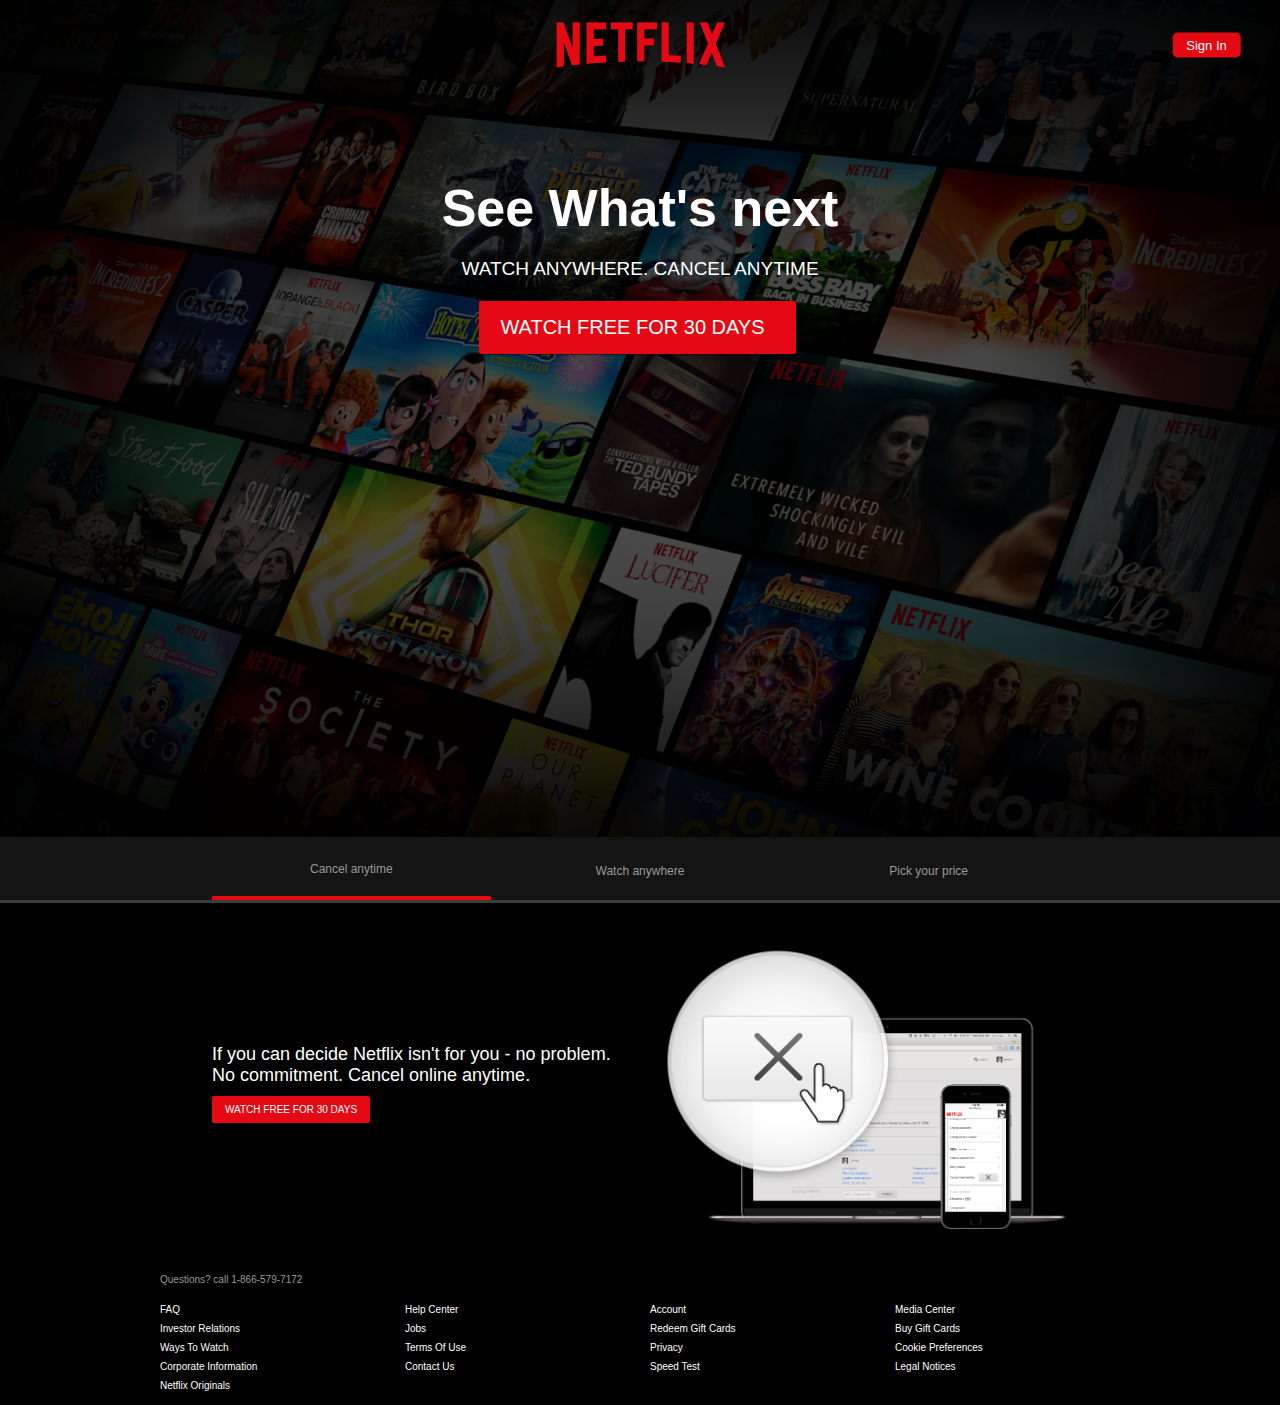
<file: index.html>
<!DOCTYPE html>
<html lang="en">
<head>
    <meta charset="UTF-8">
    <meta name="viewport" content="width=device-width, initial-scale=1.0">
    <link rel="stylesheet" href="css/style.css">
    <link rel="stylesheet" href="https://use.fontawesome.com/releases/v5.15.1/css/all.css" integrity="sha384-vp86vTRFVJgpjF9jiIGPEEqYqlDwgyBgEF109VFjmqGmIY/Y4HV4d3Gp2irVfcrp" crossorigin="anonymous">
    <title>Netflix - Watch Tv Shows Online, Watch Movies Online</title>
</head>
<body>

    <!-- Header part -->
    <!-- This header showcase class will contain all the elements in first page -->
   <header class="showcase">
       <div class="showcase-top">
           <img src="/img/logo.png" alt="Netflix">
           <a href="#" class="btn btn-rounded">Sign In</a>
       </div>
       <div class="showcase-content">
           <h1>See What's next</h1>
           <p>Watch anywhere. Cancel anytime</p>
           <a href="#" class="btn btn-xl"> Watch Free For 30 Days <i class="fas fa-chevron-right btn-icon"></i> </a>
            
       </div>
   </header>

   <!-- tabs section -->
   <!-- this section will add icons like opened-door, device and price tag below the header part-->
  <section class="tabs">
      <div class="container">
          <div id="tab-1" class="tab-item tab-border">
          <i class="fas fa-door-open fa-3x"></i>
          <p class="hide-sn">Cancel anytime</p>

          </div>
          <div id="tab-2" class="tab-item ">
          <i class="fas fa-tablet-alt fa-3x"></i>
          <p class="hide-sn">Watch anywhere</p>
          </div>

          <div id="tab-3" class="tab-item">
          <i class="fas fa-tags fa-3x"></i>
          <p class="hide-sn">Pick your price</p>
          </div>
      </div>
  </section>


  <!-- tab content section -->

<section class="tab-content">
    <div class="container">
        <!-- Tab content 1 -->
        <div id="tab-1-content" class="tab-content-item show">
          <div class="tab-1-content-inner">
            <div>
             <p class=text-lg>
               If you can decide Netflix isn't for you  - no problem. No commitment. Cancel online anytime.
            </p>
            <a href="#" class="btn btn-lg">Watch free for 30 Days</a>
           </div>
          <img src="/img/tab-content-1.png" alt="">
         </div>
        </div>

        <!-- Tab2 content -->

        <div id="tab-2-content" class="tab-content-item">
          <div class="tab-2-content-top">
              <p class="text-lg">Watch TV shows and movies anytime, anywhere - personalized for you.</p>
              <a href="#" class="btn btn-lg">Watch Free For 30 Days</a>
          </div>  
          <div class="tab-2-content-bottom">
              <div>
                  <img src="/img/tab-content-2-1.png" alt="">
                  <p class="text-md">Watch on your TV</p>
                  <p class="text-dark">Smart TVs, Playstation, Xbox, Chromecast, Apple TV, Blu-ray players and more.</p>
              </div>

              <div>
                <img src="/img/tab-content-2-2.png" alt="">
                <p class="text-md">Watch instantly or download for later</p>
                <p class="text-dark">Available on phone and tablet, wherever you go.</p>
            </div>

            <div>
                <img src="/img/tab-content-2-3.png" alt="">
                <p class="text-md">Use any computer</p>
                <p class="text-dark">Watch right on Netflix.com</p>
            </div>

          </div>
        </div>

        <!-- Tab3 content -->
        <div id="tab-3-content" class="tab-content--item">
            <div class="text-center">
                <p class="text-lg">Choose one plan and watch everything on Netflix.</p>
                <a href="" class="btn btn-lg">Watch Free For 30 Days</a>
            </div>

            <table class="table">
                <thead>
                    <tr>
                        <th></th>
                        <th>Basic</th>
                        <th>Standar</th>
                        <th>Premium</th>
                    </tr>
                </thead>
                <tbody>
                    <tr>
                        <td>Mnthly price after free months ends on 6/19/19</td>
                        <td>$8.99</td>
                        <td>$12.99</td>
                        <td>$15.99</td>
                    </tr>
                    <tr>
                        <td>HD Available</td>
                        <td><i class="fas fa-times"></i></td>
                        <td><i class="fas fa-check"></i></td>
                        <td><i class="fas fa-check"></i></td>
                    </tr>
                    <tr>
                        <td>Ultra HD Available</td>
                        <td><i class="fas fa-times"></i></td>
                        <td><i class="fas fa-times"></i></td>
                        <td><i class="fas fa-check"></i></td>
                    </tr>
                    <tr>
                        <td>Screens you can watch on at the same time</td>
                        <td>1</td>
                        <td>2</td>
                        <td>4</td>
                    </tr>
                    <tr>
                        <td>Watch on your laptop, TV , phone and tablet</td>
                        <td><i class="fas fa-check"></i></td>
                        <td><i class="fas fa-check"></i></td>
                        <td><i class="fas fa-check"></i></td>
                    </tr>
                    <tr>
                        <td>Unlimited movies and TV shows</td>
                        <td><i class="fas fa-check"></i></td>
                        <td><i class="fas fa-check"></i></td>
                        <td><i class="fas fa-check"></i></td>
                    </tr>
                    <tr>
                        <td>Cancel anytime</td>
                        <td><i class="fas fa-Check"></i></td>
                        <td><i class="fas fa-Check"></i></td>
                        <td><i class="fas fa-Check"></i></td>
                    </tr>
                    <tr>
                        <td>First month free</td>
                        <td><i class="fas fa-check"></i></td>
                        <td><i class="fas fa-check"></i></td>
                        <td><i class="fas fa-check"></i></td>
                    </tr>
                
                </tbody>
            </table>
        </div>
    </div>
</section> 

<footer class="footer">
<p>Questions? call 1-866-579-7172</p>
<div class="footer-cols">
    <ul>
        <li><a href="#">FAQ</a></li>
        <li><a href="#">Investor Relations</a></li>
        <li><a href="#">Ways To Watch</a></li>
        <li><a href="#">Corporate Information</a></li>
        <li><a href="#">Netflix Originals</a></li>
    </ul>
    <ul>
        <li><a href="#">Help Center</a></li>
        <li><a href="#">Jobs</a></li>
        <li><a href="#">Terms Of Use</a></li>
        <li><a href="#">Contact Us</a></li>
    </ul>
    <ul>
        <li><a href="#">Account</a></li>
        <li><a href="#">Redeem Gift Cards</a></li>
        <li><a href="#">Privacy</a></li>
        <li><a href="#">Speed Test</a></li>
    </ul>
    <ul>
        <li><a href="#">Media Center</a></li>
        <li><a href="#">Buy Gift Cards</a></li>
        <li><a href="#">Cookie Preferences</a></li>
        <li><a href="#">Legal Notices</a></li>
    </ul>
</div>
</footer>
<script src="js/main.js"></script>
</body>
</html>
</file>
<file: css/style.css>
:root {
  --primary-color: #e50914;
  --dark-color: #141414;
}

* {
  margin: 0;
  padding: 0;
  box-sizing: border-box;
}

html {
  font-size: 62.5%;
}

body {
  font-family: "Arial", sans-serif;
  -webkit-font-smoothing: antialiased;
  background: black;
  color: #999;
}

ul {
  list-style: none;
}

h1,
h2,
h3,
h4 {
  color: white;
}

a {
  color: white;
  text-decoration: none;
}

p {
  margin: 0.5rem 0;
}

img {
  width: 100%;
}

/* Style for showcase class and its child elements */

.showcase {
  width: 100%;
  height: 93vh;
  position: relative;
  background: url("/img/background.jpg") no-repeat center center/cover;
}

.showcase::after {
  content: "";
  position: absolute;
  top: 0;
  left: 0;
  width: 100%;
  height: 100%;
  z-index: 1;
  background: rgb(0, 0, 0, 0.6);
  box-shadow: inset 120px 100px 250px #000000, inset -120px -100px 250px #000000;
}

.showcase-top {
  position: relative;
  z-index: 2;
  height: 90px;
}

.showcase-top img {
  width: 170px;
  position: absolute;
  top: 50%;
  left: 50%;
  transform: translate(-50%, -50%);
}

.showcase-top a {
  position: absolute;
  top: 50%;
  right: 0;
  transform: translate(-50%, -50%);
  font-size: 1.3rem;
}

.showcase-content {
  position: relative;
  z-index: 2;
  margin: auto;
  display: flex;
  flex-direction: column;
  justify-content: center;
  align-items: center;
  text-align: center;
  margin-top: 9rem;
}

.showcase-content h1 {
  font-weight: 700;
  font-size: 5.2rem;
  line-height: 1.1;
  margin: 0 0 2rem;
}

.showcase-content p {
  text-transform: uppercase;
  color: white;
  font-weight: 400;
  font-size: 1.9rem;
  line-height: 1.25;
  margin: 0 0 2rem;
}

/* Style for tabs section icons */

.tabs {
  background: var(--dark-color);
  padding-top: 1rem;
  border-bottom: 3px solid #3d3d3d;
}

.tabs .container {
  display: grid;
  grid-template-columns: repeat(3, 1fr);
  grid-gap: 1rem;
  align-items: center;
  justify-content: center;
  text-align: center;
}

.tabs {
  font-size: 1.2rem;
  padding-top: 0.5rem;
}

.tabs .container > div {
  padding: 1.5rem 0;
}

.tabs .container > div:hover {
  color: white;
  cursor: pointer;
}

.tab-border {
  border-bottom: var(--primary-color) 4px solid;
}

/* Tab content */
.tab-content {
  padding: 3rem 0;
  background: black;
  color: white;
}

/* Hide content initially */
#tab-1-content,
#tab-2-content,
#tab-3-content {
  display: none;
}

.show {
  display: block !important;
}

#tab-1-content .tab-1-content-inner {
  display: grid;
  grid-template-columns: repeat(2, 1fr);
  grid-gap: 2rem;
  align-items: center;
  justify-content: center;
}

#tab-2-content .tab-2-content-top {
  display: grid;
  grid-template-columns: 2fr 1fr;
  grid-gap: 1rem;
  justify-content: center;
  align-items: center;
}

#tab-2-content .tab-2-content-bottom {
  margin: 2rem;
  display: grid;
  grid-template-columns: repeat(3, 1fr);
  grid-gap: 2rem;
  justify-content: center;
  align-items: center;
  text-align: center;
}

/* Tables style for billing option */

.table {
  width: 100%;
  margin-top: 2rem;
  border-collapse: collapse;
  border-spacing: 0;
}

.table thead th {
  text-transform: uppercase;
  padding: 0.3rem;
}

.table tbody tr td {
  color: #999;
  padding: 0.8rem 1.2rem;
  text-align: center;
}

.table tbody tr td:first-child {
  text-align: left;
}

.table tbody tr:nth-child(odd) {
  background: #222;
}

/* Footer section */
.footer {
  max-width: 75%;
  margin: 1rem auto;
  overflow: auto;
}

.footer .footer {
  color: #999;
  font-size: 0.9rem;
}

.footer p {
  margin-bottom: 1.5rem;
}

.footer .footer-cols {
  display: grid;
  grid-template-columns: repeat(4, 1fr);
  grid-gap: 2rem;
}

.footer li {
  line-height: 1.9;
}

/* container */
.container {
  max-width: 70%;
  margin: auto;
  overflow: hidden;
  padding: 0 2rem;
}

/* Text styles */
.text-xl {
  font-size: 2rem;
  margin-bottom: 1rem;
}
.text-lg {
  font-size: 1.8rem;
  margin-bottom: 1rem;
}

.text-center {
  text-align: center;
}

.text-dark {
  color: #999;
}

.text-md {
  font-size: 1.5rem;
  margin-bottom: 1rem;
}

/*Style for buttons*/

.btn {
  display: inline-block;
  background: var(--primary-color);
  color: white;
  padding: 0.4rem 1.3rem;
  font-size: 1rem;
  text-align: center;
  border: none;
  cursor: pointer;
  margin-right: 0.5rem;
  outline: none;
  box-shadow: 0 1px 0 rgb(0, 0, 0, 0.45);
  border-radius: 2px;
}

.btn:hover {
  opacity: 0.9;
}

.btn-rounded {
  border-radius: 5px;
  padding: 0.5rem 1.4rem;
}

.btn-xl {
  font-size: 2rem;
  padding: 1.5rem 2.1rem;
  text-transform: uppercase;
}

.btn-lg {
  font-size: 1rem;
  padding: 0.8rem 1.3rem;
  text-transform: uppercase;
}

.btn-icon {
  margin-left: 1rem;
}

/* media query section */
@media (max-width: 960px) {
  .showcase {
    height: 70vh;
  }

  .hide-sm {
    display: none;
  }

  .showcase-top img {
    top: 30%;
    left: 5%;
    transform: translate(0);
  }

  .showcase-content h1 {
    font-size: 3.7rem;
    line-height: 1;
  }

  .showcase-content p {
    font-size: 1.5rem;
  }

  .footer .footer-cols {
    grid-template-columns: repeat(2, 1fr);
  }

  .btn-xl {
    font-size: 1.5rem;
    padding: 1.4rem 2rem;
  }

  .text-xl {
    font-size: 1.5rem;
  }

  .text-lg {
    font-size: 1.3rem;
  }

  .text-xl {
    font-size: 1rem;
  }
}

@media (max-width: 700px) {
  .showcase::after {
    box-shadow: inset 80px 80px 250px #000000, inset -80px -80px 250px #000000;
  }

  #tab-1-content .tab-1-content-inner {
    grid-template-columns: 1fr;
    text-align: center;
  }

  #tab-2-content .tab-2-content-top {
    margin-top: 2rem;
    display: block;
    text-align: center;
  }

  #tab-2-content .tab-2-content-bottom {
    grid-template-columns: 1fr;
  }
}
</file>
